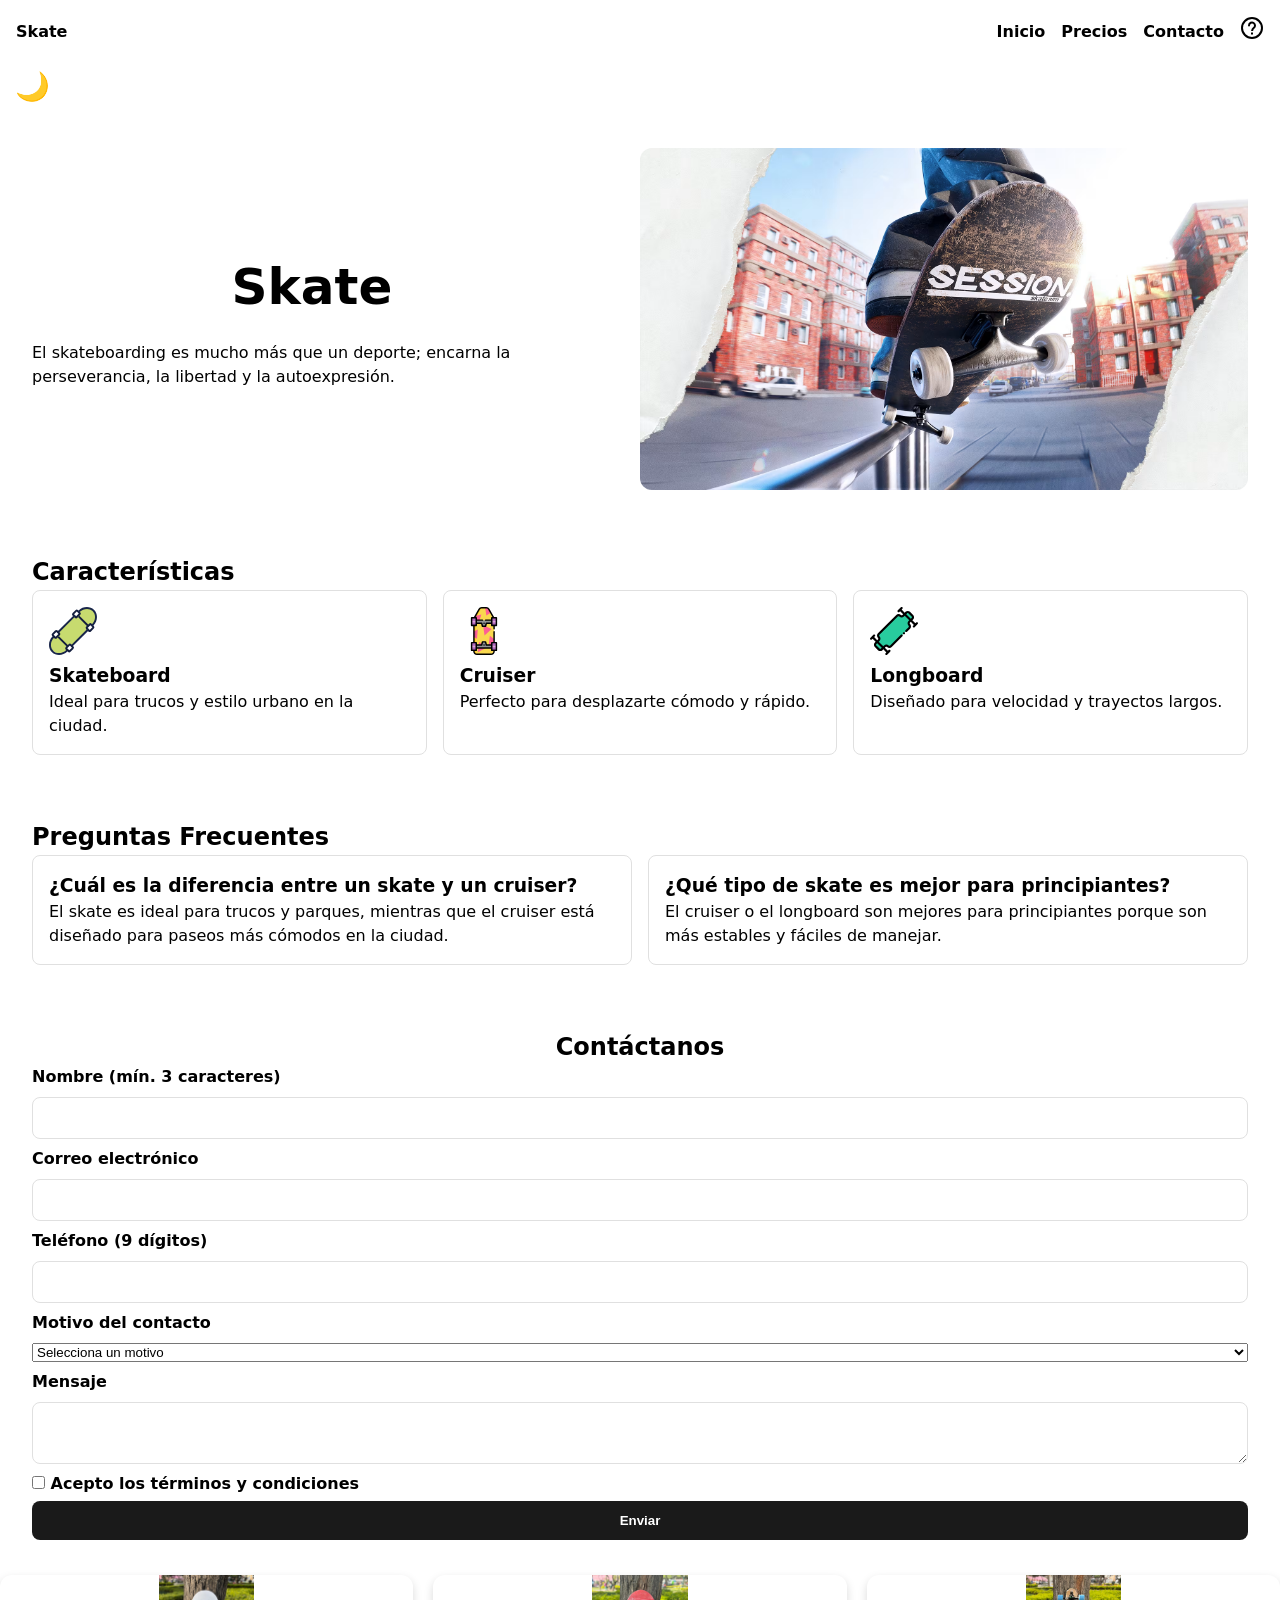
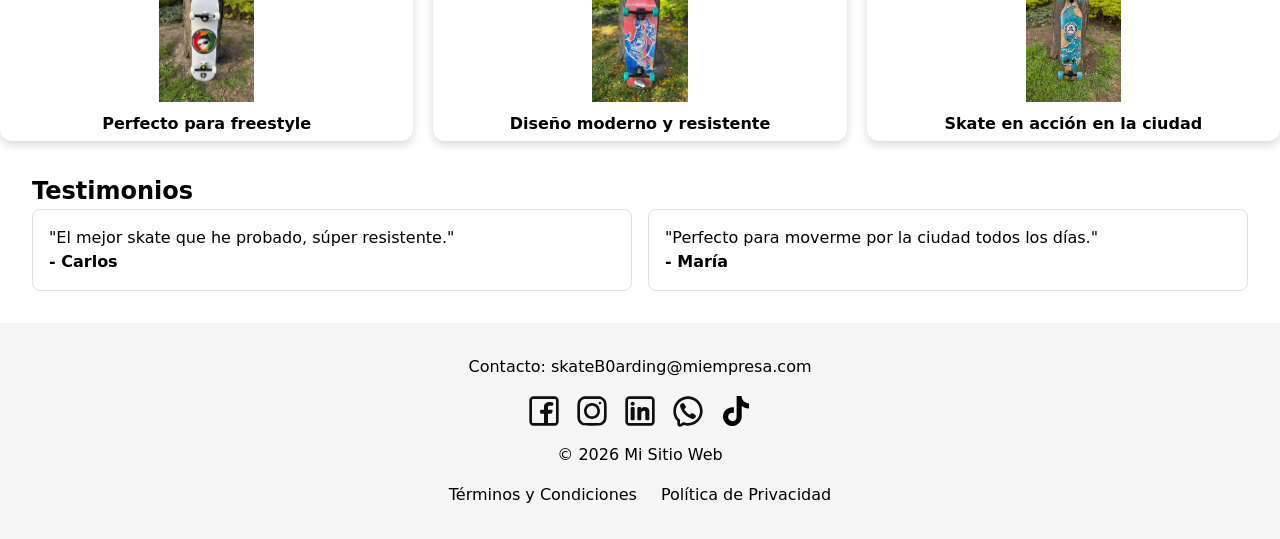
<file: index.html>
<!DOCTYPE html>
<html lang="es">
<head>
  <meta charset="UTF-8">
  <title>Skate House - Skate urbanos</title>
  <link rel="icon" type="image/png" href="img/favicon.png" >
  <link rel="stylesheet" href="css/styles.css">
</head >
<body>

    <header>
<nav>
  <a href="index.html" class="logo">Skate</a>
  <a href="index.html">Inicio</a>
  <a href="precios.html">Precios</a>
  <a href="#contacto">Contacto</a>
  <a href="faq.html" id="icono-faq" aria-label="Preguntas frecuentes">
    <img src="img/faq.svg" alt="" width="24" height="24">
  </a>
</nav>
<button id="toggleTheme">🌙</button>
</header>


<main>
  <section id="hero">
  <div class="hero-texto">
    <h1>Skate</h1>
    <p>
      El skateboarding es mucho más que un deporte; encarna la perseverancia, la libertad y la autoexpresión.
    </p>
  </div>
  <img src="img/hero.jpg" alt="skate negro con diseño blanco">  

  </section>

<section id="caracteristicas">
  <h2>Características</h2>
  <div class="cards">
    <article class="card">
      <img src="img/icono-1.svg" alt="" width="48" height="48">
      <h3>Skateboard</h3>
      <p>Ideal para trucos y estilo urbano en la ciudad.</p>
    </article>
    <article class="card">
      <img src="img/icono-2.svg" alt="" width="48" height="48">
      <h3>Cruiser</h3>
      <p>Perfecto para desplazarte cómodo y rápido.</p>
    </article>
    <article class="card">
      <img src="img/icono-3.svg" alt="" width="48" height="48">
      <h3>Longboard</h3>
      <p>Diseñado para velocidad y trayectos largos.</p>
    </article>
  </div>
</section>

<section id="PreguntasF">
  <h2>Preguntas Frecuentes</h2>

  <div class="faq-cards">

    <article class="faq-card">
      <h3>¿Cuál es la diferencia entre un skate y un cruiser?</h3>
      <p>El skate es ideal para trucos y parques, mientras que el cruiser está diseñado para paseos más cómodos en la ciudad.</p>
    </article>

    <article class="faq-card">
      <h3>¿Qué tipo de skate es mejor para principiantes?</h3>
      <p>El cruiser o el longboard son mejores para principiantes porque son más estables y fáciles de manejar.</p>
    </article>

  </div>
</section>

<section id="contacto">
  <h2>Contáctanos</h2>
<form>
  <label for="nombre">Nombre (mín. 3 caracteres)</label>
  <input type="text" id="nombre" name="nombre" required minlength="3">

  <label for="email">Correo electrónico</label>
  <input type="email" id="email" name="email" required>

  <label for="telefono">Teléfono (9 dígitos)</label>
  <input type="tel" id="telefono" name="telefono" pattern="[0-9]{9}" required>

  <label for="motivo">Motivo del contacto</label>
  <select id="motivo" name="motivo" required>
    <option value="">Selecciona un motivo</option>
    <option value="consulta">Consulta</option>
    <option value="reclamo">Reclamo</option>
    <option value="sugerencia">Sugerencia</option>
  </select>

  <label for="mensaje">Mensaje</label>
  <textarea id="mensaje" name="mensaje" rows="4" required minlength="10"></textarea>

  <label>
    <input type="checkbox" id="acepto" name="acepto" required>
    Acepto los términos y condiciones
  </label>

  <button type="submit">Enviar</button>
</form>
</section>

<div class="galeria">

  <figure class="galeria-item">
    <img src="img/g1.jpg" alt="skateboarding negro con diseño blanco">
    <figcaption>Perfecto para freestyle</figcaption>
  </figure>

  <figure class="galeria-item">
    <img src="img/g2.jpg" alt="Skate Cruiser con diseño de rojo">
    <figcaption>Diseño moderno y resistente</figcaption>
  </figure>

  <figure class="galeria-item">
    <img src="img/g3.jpg" alt="Skate longboard con diseño azul">
    <figcaption>Skate en acción en la ciudad</figcaption>
  </figure>

</div>

<section id="testimonios">
  <h2>Testimonios</h2>

  <div class="testimonios">

    <article class="testimonio">
      <p>"El mejor skate que he probado, súper resistente."</p>
      <h4>- Carlos</h4>
    </article>

    <article class="testimonio">
      <p>"Perfecto para moverme por la ciudad todos los días."</p>
      <h4>- María</h4>
    </article>

  </div>
</section>

</main>
<footer id="footer">

  <p>Contacto: skateB0arding@miempresa.com</p>
  <div class="social">
  <a href="#" aria-label="Síguenos en Facebook">
    <img src="img/facebook.svg" alt="" width="32" height="32">
  </a>
  <a href="#" aria-label="Síguenos en Instagram">
    <img src="img/instagram.svg" alt="" width="32" height="32">
  </a>
  <a href="#" aria-label="Síguenos en LinkedIn">
    <img src="img/linkedin.svg" alt="" width="32" height="32">
  </a>
  <a href="#" aria-label="Síguenos en Whatsapp">
    <img src="img/whatsapp.svg" alt="" width="32" height="32">
  </a>
  <a href="#" aria-label="Síguenos en Tiktok">
    <img src="img/tiktok.svg" alt="" width="32" height="32">
  </a>
  </div>

  <div class="footer-main">
    <p>© 2026 Mi Sitio Web</p>
  </div>

  <div class="footer-links">
    <a href="#">Términos y Condiciones</a>
    <a href="#">Política de Privacidad</a>
  </div>
  
</footer>


<script>
  const btn = document.getElementById("toggleTheme");

  btn.addEventListener("click", () => {
    document.body.classList.toggle("dark-mode");

    // Cambiar icono
    if (document.body.classList.contains("dark-mode")) {
      btn.textContent = "☀️";
    } else {
      btn.textContent = "🌙";
    }
  });
</script>

</body>
</html>
</file>
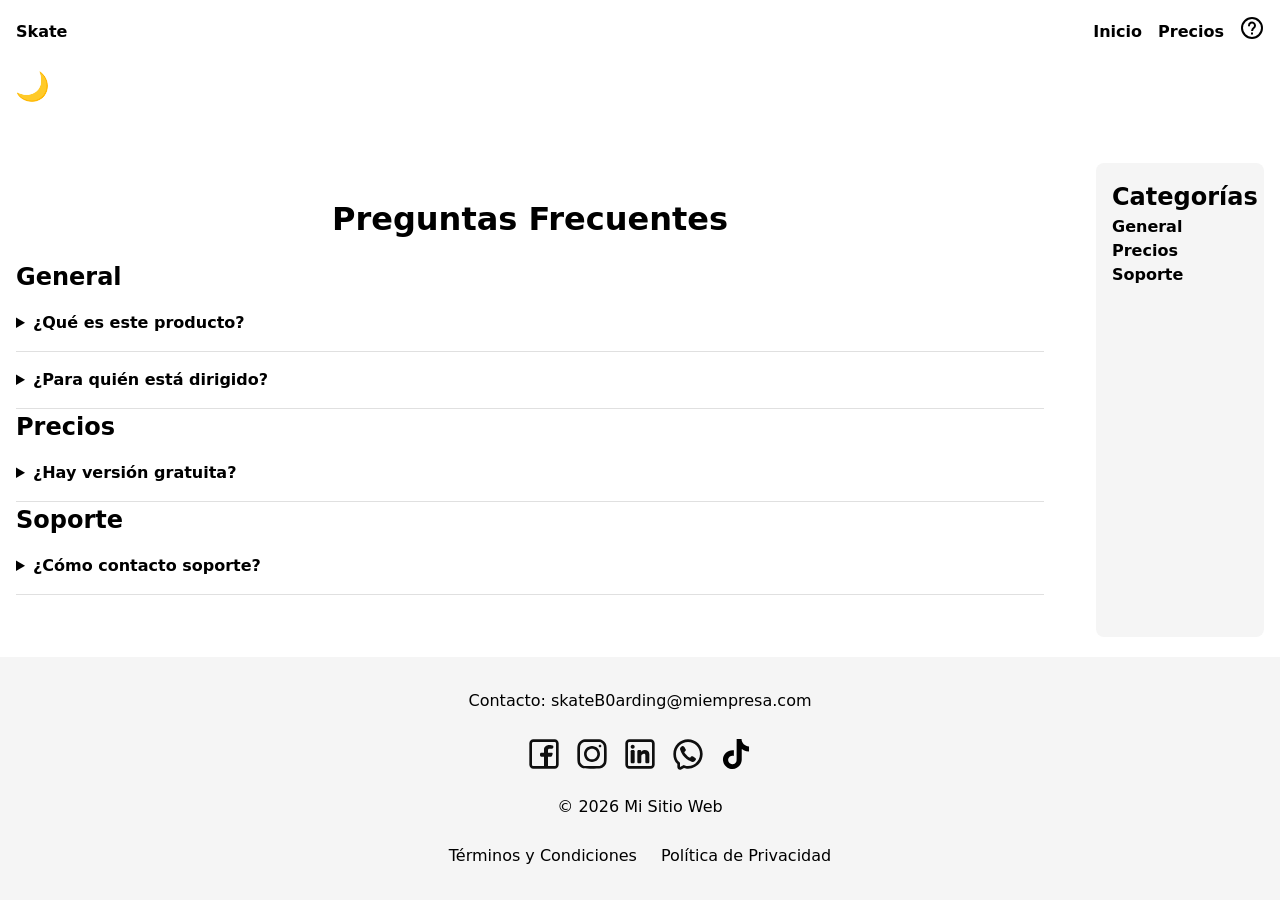
<file: faq.html>
<!DOCTYPE html>
<html lang="es">
<head>
  <meta charset="UTF-8">
  <title>Skate House - Skate urbanos</title>
  <link rel="icon" type="image/png" href="img/favicon.png" >
  <link rel="stylesheet" href="css/styles.css">
</head >
<body class="faq-layout">
  <header>
    <nav>
      <a href="index.html" class="logo">Skate</a>
      <a href="index.html">Inicio</a>
      <a href="precios.html">Precios</a>
      <a href="faq.html" id="icono-faq" aria-label="Preguntas frecuentes">
        <img src="img/faq.svg" alt="" width="24" height="24">
      </a>
    </nav>
    <button id="toggleTheme">🌙</button>
  </header>

  <nav class="faq-nav">
    <h2>Categorías</h2>
    <ul>
      <li><a href="index.html">General</a></li>
      <li><a href="precios.html">Precios</a></li>
      <li><a href="#soporte">Soporte</a></li>
    </ul>
  </nav>

  <main class="faq-main">
    <h1>Preguntas Frecuentes</h1>

    <section id="general">
      <h2 >General</h2>
      <details>
        <summary>¿Qué es este producto?</summary>
        <p>Una descripción adaptada a tu producto.</p>
      </details>
      <details>
        <summary>¿Para quién está dirigido?</summary>
        <p>Otra pregunta y respuesta.</p>
      </details>
    </section>

    <section id="precios">
      <h2>Precios</h2>
      <details>
        <summary>¿Hay versión gratuita?</summary>
        <p>Sí, el plan Free incluye...</p>
      </details>
    </section>

    <section id="soporte">
      <h2>Soporte</h2>
      <details>
        <summary>¿Cómo contacto soporte?</summary>
        <p>Vía email o chat...</p>
      </details>
    </section>
  </main>

  <footer id="footer">
    
  <p>Contacto: skateB0arding@miempresa.com</p>
  <div class="social">
  <a href="#" aria-label="Síguenos en Facebook">
    <img src="img/facebook.svg" alt="" width="32" height="32">
  </a>
  <a href="#" aria-label="Síguenos en Instagram">
    <img src="img/instagram.svg" alt="" width="32" height="32">
  </a>
  <a href="#" aria-label="Síguenos en LinkedIn">
    <img src="img/linkedin.svg" alt="" width="32" height="32">
  </a>
  <a href="#" aria-label="Síguenos en Whatsapp">
    <img src="img/whatsapp.svg" alt="" width="32" height="32">
  </a>
  <a href="#" aria-label="Síguenos en Tiktok">
    <img src="img/tiktok.svg" alt="" width="32" height="32">
  </a>
  </div>

  <div class="footer-main">
    <p>© 2026 Mi Sitio Web</p>
  </div>

  <div class="footer-links">
    <a href="#">Términos y Condiciones</a>
    <a href="#">Política de Privacidad</a>
  </div>

  </footer>

  <script>
  const btn = document.getElementById("toggleTheme");

  btn.addEventListener("click", () => {
    document.body.classList.toggle("dark-mode");

    // Cambiar icono
    if (document.body.classList.contains("dark-mode")) {
      btn.textContent = "☀️";
    } else {
      btn.textContent = "🌙";
    }
  });
</script>

</body>
</html>
</file>
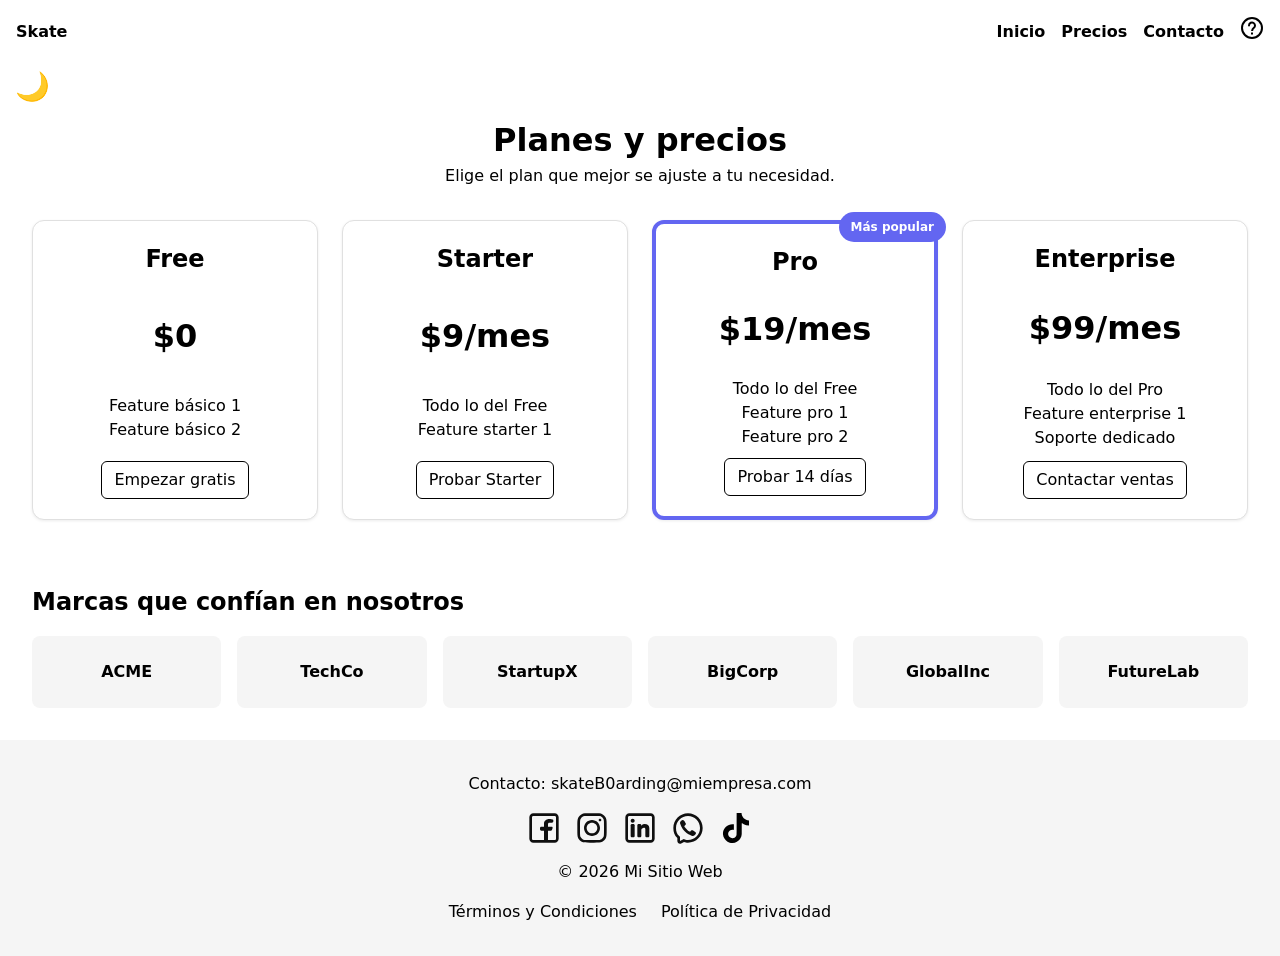
<file: precios.html>
<!DOCTYPE html>
<html lang="es">
<head>
  <meta charset="UTF-8">
  <title>Skate House - Skate urbanos</title>
  <link rel="icon" type="image/png" href="img/favicon.png" >
  <link rel="stylesheet" href="css/styles.css">
</head >
<body>

    <header>
<nav>
  <a href="index.html" class="logo">Skate</a>
  <a href="index.html">Inicio</a>
  <a href="precios.html">Precios</a>
  <a href="index.html#contacto">Contacto</a>
  <a href="faq.html" id="icono-faq" aria-label="Preguntas frecuentes">
    <img src="img/faq.svg" alt="" width="24" height="24">
  </a>
</nav>
<button id="toggleTheme">🌙</button>
</header>


<main>
  <div id="content-precios">
    <h1>Planes y precios</h1>
    <p>Elige el plan que mejor se ajuste a tu necesidad.</p>
  </div>

<div class="planes">
  
  <article class="plan">
    <h2>Free</h2>
    <p class="precio">$0</p>
    <ul>
      <li>Feature básico 1</li>
      <li>Feature básico 2</li>
    </ul>
    <a 
      href="https://wa.me/51999999999?text=Hola,%20quiero%20el%20plan%20Free" 
      target="_blank" 
      class="btn"
    >
      Empezar gratis
    </a>
  </article>

  <article class="plan">
    <h2>Starter</h2>
    <p class="precio">$9/mes</p>
    <ul>
      <li>Todo lo del Free</li>
      <li>Feature starter 1</li>
    </ul>
    <a 
      href="https://wa.me/51999999999?text=Hola,%20quiero%20el%20plan%20Starter" 
      target="_blank" 
      class="btn"
    >
      Probar Starter
    </a>
  </article>

  <article class="plan pro">
    <span class="badge">Más popular</span>
    <h2>Pro</h2>
    <p class="precio">$19/mes</p>
    <ul>
      <li>Todo lo del Free</li>
      <li>Feature pro 1</li>
      <li>Feature pro 2</li>
    </ul>
    <a 
      href="https://wa.me/51999999999?text=Hola,%20quiero%20el%20plan%20Pro" 
      target="_blank" 
      class="btn btn-pro"
    >
      Probar 14 días
    </a>
  </article>

  <article class="plan">
    <h2>Enterprise</h2>
    <p class="precio">$99/mes</p>
    <ul>
      <li>Todo lo del Pro</li>
      <li>Feature enterprise 1</li>
      <li>Soporte dedicado</li>
    </ul>
    <a 
      href="https://wa.me/51999999999?text=Hola,%20quiero%20información%20del%20plan%20Enterprise" 
      target="_blank" 
      class="btn"
    >
      Contactar ventas
    </a>
  </article>

</div>

<section class="clientes">
  <h2>Marcas que confían en nosotros</h2>
  <div class="logos">
    <div class="logo-cliente">ACME</div>
    <div class="logo-cliente">TechCo</div>
    <div class="logo-cliente">StartupX</div>
    <div class="logo-cliente">BigCorp</div>
    <div class="logo-cliente">GlobalInc</div>
    <div class="logo-cliente">FutureLab</div>
  </div>
</section>

</main>

  <footer id="footer">
    
  <p>Contacto: skateB0arding@miempresa.com</p>
  <div class="social">
  <a href="#" aria-label="Síguenos en Facebook">
    <img src="img/facebook.svg" alt="" width="32" height="32">
  </a>
  <a href="#" aria-label="Síguenos en Instagram">
    <img src="img/instagram.svg" alt="" width="32" height="32">
  </a>
  <a href="#" aria-label="Síguenos en LinkedIn">
    <img src="img/linkedin.svg" alt="" width="32" height="32">
  </a>
  <a href="#" aria-label="Síguenos en Whatsapp">
    <img src="img/whatsapp.svg" alt="" width="32" height="32">
  </a>
  <a href="#" aria-label="Síguenos en Tiktok">
    <img src="img/tiktok.svg" alt="" width="32" height="32">
  </a>
  </div>

  <div class="footer-main">
    <p>© 2026 Mi Sitio Web</p>
  </div>

  <div class="footer-links">
    <a href="#">Términos y Condiciones</a>
    <a href="#">Política de Privacidad</a>
  </div>

  </footer>


<script>
  const btn = document.getElementById("toggleTheme");

  btn.addEventListener("click", () => {
    document.body.classList.toggle("dark-mode");

    // Cambiar icono
    if (document.body.classList.contains("dark-mode")) {
      btn.textContent = "☀️";
    } else {
      btn.textContent = "🌙";
    }
  });
</script>

</body>
</html>
</file>
<file: css/styles.css>
* {
  margin: 0;
  padding: 0;
  box-sizing: border-box;
}
/* VARIABLES (MODO CLARO) */
:root {
  --bg-color: white;
  --text-color: black;

  --card-bg: #ffffff;
  --border-color: #e0e0e0;
  --soft-bg: #f5f5f5;

  /* Colores */
  --color-primary: #1a1a1a;       /* botones, nav, borders sólidos */
  --color-accent: #0066cc;        /* color de marca para destacar (links hover, badge) */
  --color-text: #1a1a1a;          /* texto base */
  --color-bg: #ffffff;            /* fondo del body */
  --color-bg-soft: #f5f5f5;       /* footer, faq-nav, .logos */
  --color-border: #e0e0e0;        /* cards, plans, details, inputs */

  /* Tipografía */
  --font-text: system-ui, -apple-system, sans-serif;
  --font-size: 16px;
  --font-size-title: 28px;

  /* Espacios */
  --space-sm: 8px;
  --space-md: 16px;
  --space-lg: 32px;

  /* Estética */
  --radius: 8px;
  --shadow-sm: 0 1px 3px rgba(0,0,0,0.08);
  --shadow-md: 0 4px 12px rgba(0,0,0,0.12);



}

/* MODO OSCURO */
.dark-mode {
  --bg-color: #121212;
  --text-color: #ffffff;

    --card-bg: #1e1e1e;
  --border-color: #333;
  --soft-bg: #2a2a2a;
}

/* ESTILO GENERAL */
body {
  background-color: var(--bg-color);
  color: var(--text-color);
  transition: all 0.3s ease;
  font-family: system-ui, sans-serif;
  line-height: 1.5;
  /* color: #1a1a1a; */
    /* ...tus propiedades anteriores... */
  font-family: var(--font-text);
  
}

/* BOTON */
#toggleTheme {
  font-size: 28px;
  border: none;
  background: none;
  cursor: pointer;
}
#toggleTheme:focus {
  outline: none;
  box-shadow: none;
}

/* LINKS */
a {
  color: inherit;
  text-decoration: none;
  transition: color 0.2s ease;
}

a:hover {
  color: #ff3b3b;
}

/* BOTONES */
button {
  padding: 10px 15px;
  cursor: pointer;
  transform: translateY(-3px);
  transition: transform 0.2s ease, background-color 0.2s ease;
}

button:hover {
  transform: scale(1.05);
}

/* ICONOS SOCIALES (FIX) */

/* Normal (modo claro) */
footer img {
  width: 32px;
  height: 32px;
  transition: 0.3s;
}

/* Modo oscuro: arregla visibilidad */
.dark-mode footer img {
  filter: invert(1);
}

/* FOCUS (ACCESIBILIDAD) */
a:focus,
button:focus,
input:focus,
textarea:focus,
select:focus {
  outline: 2px solid #4da3ff;
  outline-offset: 3px;
}

/* TAMAÑO DE LA IAMGEN (hero) */
#hero img {
  width: 25%;
  max-width: 450px;
  height: auto;
  display: block;
}

/* HEADER */
header nav .logo {
  flex-grow: 1;
}

header nav {
  display: flex;
  gap: 1rem;
  justify-content: space-between;
  align-items: center;
  padding: 1rem;
}

/* HEADER COLOR*/
nav a {
  
  text-decoration: none;
  /* color: #1a1a1a; */
  font-weight: 700;
}

nav a:hover {
  color: var(--color-accent);
}

/* Flex basico en el hero */
#hero {
  display: flex;
  flex-direction: column;     /* base: apilado en móvil */
  align-items: center;
  gap: 3rem;
  padding: 2rem;
  text-align: center;
}

#hero h1{
    font-size: 50px;
}

.hero-texto {
  display: flex;
  flex-direction: column;
  align-items: center;
  gap: 1rem;
}


#hero img {
  width: 100%;
  max-width: 500px;
  height: auto;
  object-fit: cover;
  border-radius: 12px;
}

/* FOOTER */
footer {
  display: flex;
  justify-content: space-between;
  align-items: center;
  padding: 1rem 2rem;
  gap: 1rem;
/*  background: #f5f5f5;*/
}

.social {
  display: flex;
  gap: 1rem;
  align-items: center;
}

footer a {
  display: inline-flex;
  align-items: center;
}

/* FORMULARIO DEL CONTACTO */
#contacto {
  display: flex;
  flex-direction: column;
  align-items: center;
  padding: 2rem;
}

#contacto form {
  display: flex;
  flex-direction: column;
  gap: 0.5rem;
  width: 100%;
}

#contacto label {
  font-weight: 600;
}

#contacto input {
  padding: 0.5rem;
  border: 1px solid var(--color-border);
  border-radius: var(--radius);
  font: inherit;
}

#contacto textarea {
  /* ...tus propiedades anteriores... */
  border: 1px solid var(--color-border);
  border-radius: var(--radius);
}

#contacto button {
  gap: 1rem;
  padding: 0.75rem;
  background: var(--color-primary);
  color: var(--color-bg);
  border: none;
  border-radius: var(--radius);
  font-weight: 600;
  cursor: pointer;
  
}

/* RETO AUTONOMO MINI-FOOTER */
/* FOOTER PRINCIPAL */
#footer {
  display: flex;
  flex-direction: column;
  align-items: center;
  gap: 1rem;
  padding: 2rem;
  background: var(--soft-bg);
}

/* FILA PRINCIPAL */
.footer-main {
  display: flex;
  justify-content: center;
}

/* SEGUNDA FILA (ENLACES) */
.footer-links {
  display: flex;
  gap: 1.5rem;
}

.footer-links a {
  text-decoration: none;
  color: var(--text-color);
  font-weight: 500;
}

/* HEADER LOGO */
header nav .logo {
  flex-grow: 1;
}

/* CARACTERÍSTICAS */
#caracteristicas {
  padding: 2rem;
}

.cards {
  display: flex;
  flex-wrap: wrap;
  gap: 16px;
}

.card {
  flex-basis: 280px;
  flex-grow: 1;
  padding: 1rem;
  border: 1px solid var(--color-border);
  border-radius: var(--radius);
/*   background: #fff; */
  transition: transform 0.2s ease, box-shadow 0.2s ease; /* RETO AUTONOMO 2*/
}

.dark-mode .card{
  background: #1e1e1e;
  border: 1px solid #333;
}

/* RETO AUTONOMO 2 - MOVIMIENTO DE LAS TARJETAS*/
.card:hover {
  transform: translateY(-4px);
  box-shadow: 0 8px 20px rgba(0, 0, 0, 0.15);
}

/* GALERIA */
#galeria {
  padding: 2rem;
}

.galeria {
  display: flex;
  flex-wrap: wrap;
  gap: 20px;
  justify-content: center;
}

.galeria-item {
  display: flex;
  flex-direction: column;
  align-items: center;
  flex-basis: 280px;
  flex-grow: 1;
  max-width: 700px;
  /* background: #fff;*/
  border-radius: 12px;
  overflow: hidden;
  box-shadow: 0 4px 10px rgba(0,0,0,0.15);
}

.dark-mode .galeria-item {
  background: #1e1e1e;
  border: 1px solid #333;
}

.galeria-item:hover {
  transform: translateY(-5px);
}

.galeria-item img {
  width: 100%;
  height: auto;
  display: block;
}

.galeria-item figcaption {
  font-weight: bold;
  padding: 10px 10px 5px;
  text-align: center;
}

.galeria-item p {
  padding: 0 10px 12px;
  font-size: 13px;
  color: #555;
  text-align: center;
}

.dark-mode #icono-faq img {
  filter: invert(1);
}

/* TESTIMONIO */
#testimonios {
  padding: 2rem;
}

.testimonios {
  display: flex;
  flex-wrap: wrap;
  gap: 16px;
}

.testimonio {
  flex-basis: 280px;
  flex-grow: 1;
  padding: 1rem;
  border: 1px solid #e0e0e0;
  border-radius: 8px;
  /*background: #fff;*/
 transition: transform 0.3s ease, box-shadow 0.3s ease;
}

.dark-mode .testimonio {
  background: #1e1e1e;
  border: 1px solid #333;
}

.testimonio:hover {
  transform: translateY(-5px);
  box-shadow: 0 8px 20px rgba(0,0,0,0.15);
}

/* PREGUNTAS FRECUENTES */
#PreguntasF {
  padding: 2rem;
}

.faq-cards {
  display: flex;
  flex-wrap: wrap;
  gap: 16px;
}

.faq-card {
  flex-basis: 280px;
  flex-grow: 1;
  padding: 1rem;
  border: 1px solid #e0e0e0;
  border-radius: 8px;
  /*background: #fff;*/
  transition: transform 0.3s ease, box-shadow 0.3s ease;
}

.dark-mode .faq-card {
  background: #1e1e1e;
  border: 1px solid #333;
}

.faq-card:hover {
  transform: translateY(-5px);
  box-shadow: 0 8px 20px rgba(0,0,0,0.15);
}

/* ===== TABLET (640px en adelante) ===== */
@media (min-width: 640px) {
  .galeria img {
    width: 48%;   /* 2 imágenes por fila (el ~4% restante absorbe el gap) */
  }
}

/* ===== ESCRITORIO (1024px en adelante) ===== */
@media (min-width: 1024px) {
  .faq-card {
    flex-basis: 45%;
  }
   .testimonio {
    flex-basis: 45%;
  }
  #hero {
    flex-direction: row;       /* hero lado a lado (sobrescribe column de P1.4) */
    text-align: left;
  }
  #hero img {
    max-width: 50%;             /* la imagen no ocupa todo el ancho en desktop */
  }
  .galeria img {
    width: 23%;                  /* 4 imágenes por fila */
  }
}


/* ========================= PRECIOS.HTML ========================= */
.planes {
  display: grid;
  gap: 24px;
  padding: 32px;
  margin: 0 auto;
}

.plan {

  /* ...tus propiedades anteriores... */
  box-shadow: var(--shadow-sm);
  transition: box-shadow 0.2s, transform 0.2s;
  
  border: 1px solid var(--color-border);
  border-radius: var(--radius);
  padding: 24px;
  background: var(--color-bg);
  height: 300px;

  display: flex;
  flex-direction: column;
  justify-content: space-between;
  align-items: center;
}

.plan:hover {
  box-shadow: var(--shadow-md);
  transform: translateY(-4px);
}

.plan .precio {
  font-size: 32px;
  font-weight: 700;
  margin: 16px 0;
}

#content-precios {
  text-align: center;
}

.plan ul {
  list-style: none;
  text-align: center;
}


.plan a {
  color: var(--text-color);
  border: 1px solid var(--text-color);
  padding: 6px 12px;
  border-radius: 6px;
  transition: 0.2s;
}
.plan a:hover {
  background: var(--text-color);
  color: var(--bg-color);
}

.clientes {
  padding: 32px;
  margin: 0 auto;
}

.logos {
  display: grid;
  grid-template-columns: repeat(auto-fit, minmax(150px, 1fr));
  gap: 16px;
  margin-top: 16px;
}

.logo-cliente {
  background: var(--soft-bg);
  padding: 24px;
  text-align: center;
  font-weight: 700;
  border-radius: var(--radius);
}

.plan{
  position: relative;
  background: var(--card-bg);
  border: 1px solid var(--border-color);
  border-radius: 12px;
  padding: 20px;
}

/* PLAN DESTACADO */
.pro{
  border: 4px solid #6366f1;
}

/* BADGE */
.badge{
  position: absolute;
  top: -12px;
  right: -12px;

  background-color: #6366f1;
  color: white;

  padding: 6px 12px;
  border-radius: 20px;

  font-size: 12px;
  font-weight: bold;
}

/* TABLET+ (≥640px): 2 columnas */
@media (min-width: 640px) {
  .planes {
    grid-template-columns: 1fr 1fr;
  }
}

/* DESKTOP+ (≥1024px): 4 columnas */
@media (min-width: 1024px) {
  .planes {
    grid-template-columns: repeat(4, 1fr);   /* equivale a 1fr 1fr 1fr 1fr */
  }
}

/* ========================= FAQ.HTML ========================= */

/* BASE: móvil — todo apilado en 1 columna */
.faq-layout {
  display: grid;
  grid-template-areas:
    "header"
    "nav"
    "main"
    "footer";
  grid-template-columns: 1fr;
  gap: 16px;
  min-height: 100vh;

}

.faq-layout header {
  grid-area: header;
}

.faq-nav {
  grid-area: nav;


  padding: 16px;
  margin: 0px 16px;
  background: #f5f5f5;
  border-radius: 8px;
}

.dark-mode .faq-nav {
  background: #1e1e1e;
  border: 1px solid #333;
}

.faq-main {
  grid-area: main;

  padding: 16px;
}

.faq-layout footer {
  grid-area: footer;
}


.faq-nav ul {
  list-style: none;
  padding: 0;
}

.faq-main details {
  border-bottom: 1px solid #e0e0e0;
  padding: 16px 0;
}

.faq-main summary {
  font-weight: 600;
  cursor: pointer;
}

.faq-layout h1 {
   padding: 16px;
   text-align: center;
}

/* MOBILE */
.faq-layout{
  display: grid;
  gap: 20px;

  grid-template-areas:
    "header"
    "nav"
    "main"
    "footer";
}

/* ASIGNAR AREAS */
header{
  grid-area: header;
}

nav{
  grid-area: nav;
}

main{
  grid-area: main;
}

footer{
  grid-area: footer;
}

/* DESKTOP */
@media (min-width: 640px){

  .faq-layout{
    grid-template-columns: 1fr 200px;

    grid-template-areas:
      "header header"
      "main nav"
      "footer footer";
  }

}
</file>
